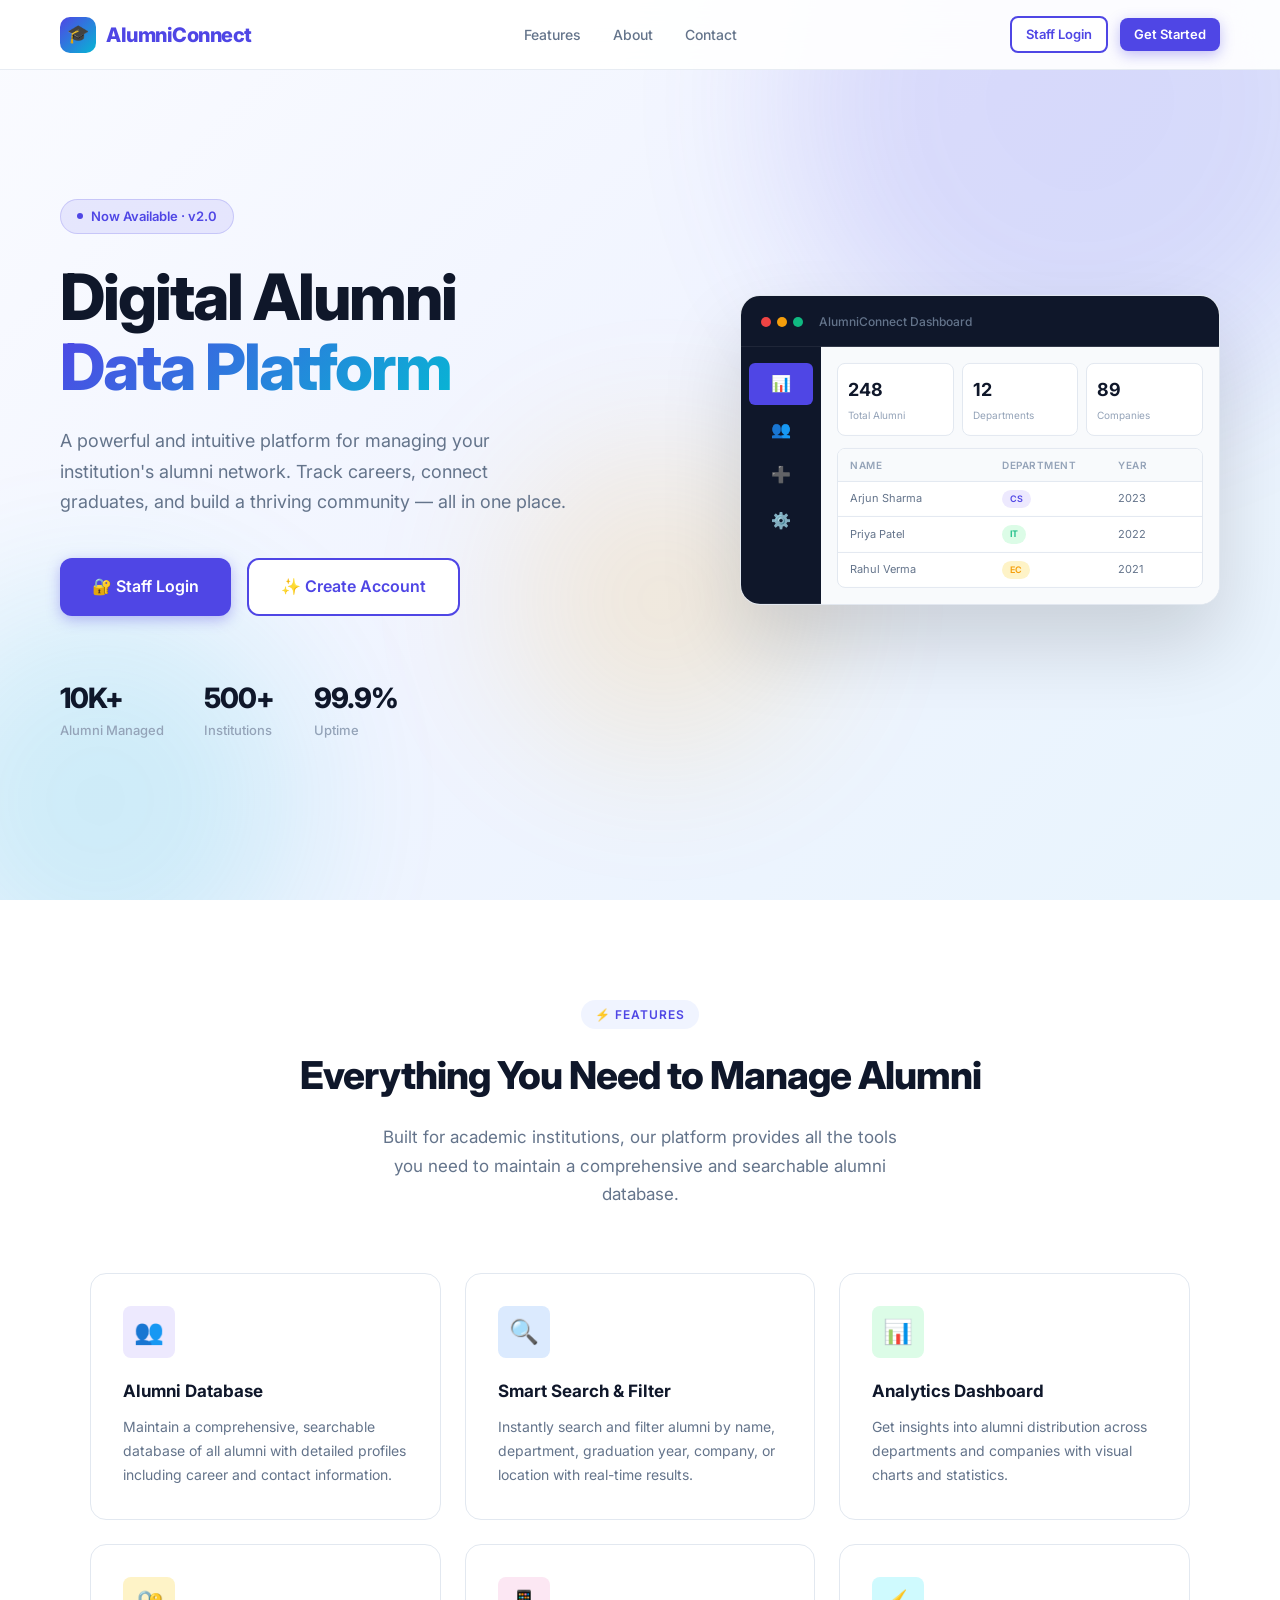
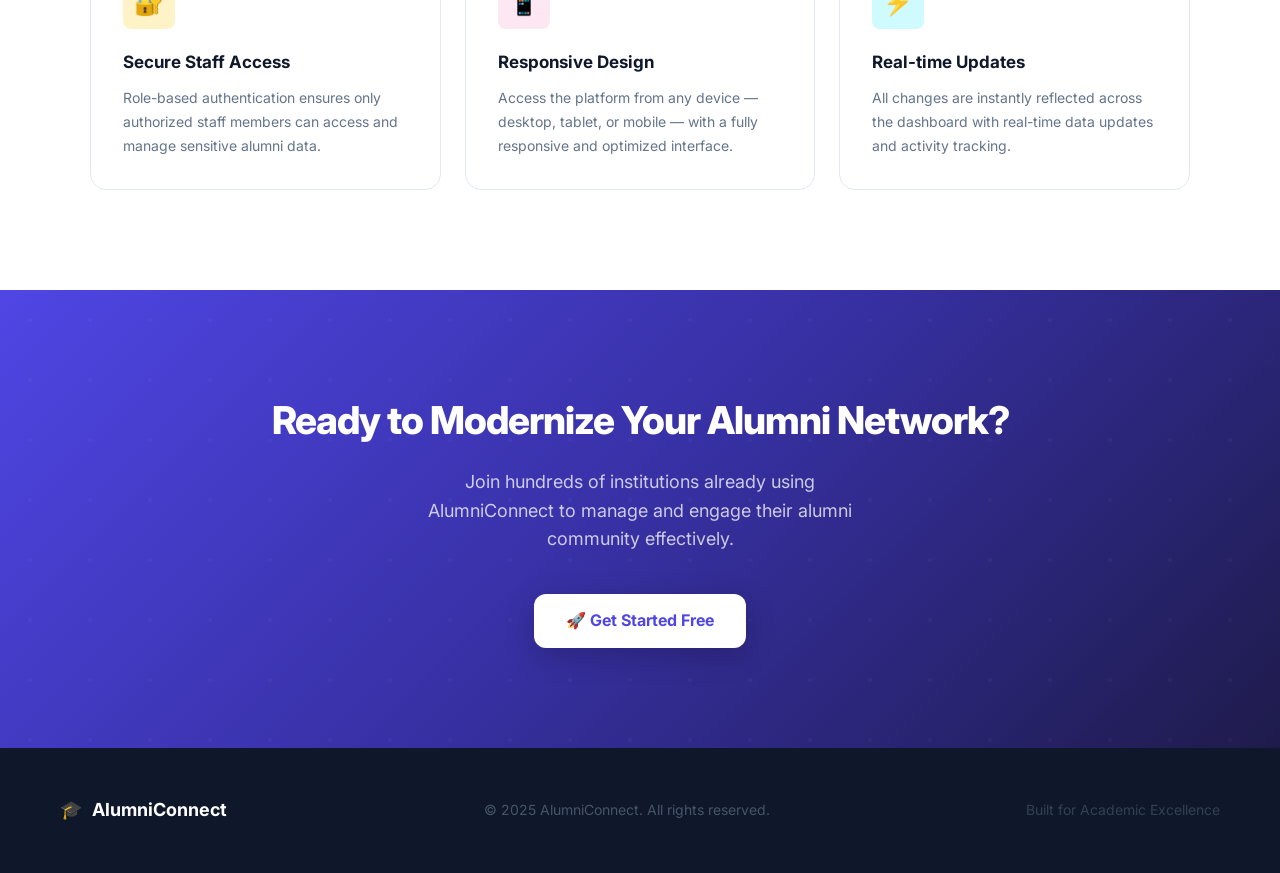
<file: index.html>
<!DOCTYPE html>
<html lang="en">
<head>
  <meta charset="UTF-8" />
  <meta name="viewport" content="width=device-width, initial-scale=1.0" />
  <title>AlumniConnect – Digital Alumni Data Platform</title>
  <link rel="stylesheet" href="style.css" />
  <link href="https://fonts.googleapis.com/css2?family=Inter:wght@400;500;600;700;800&display=swap" rel="stylesheet" />
</head>
<body class="landing-body" data-page="landing">

  <!-- TOAST -->
  <div class="toast-container"></div>

  <!-- NAVBAR -->
  <nav class="navbar" id="navbar">
    <a href="index.html" class="nav-logo">
      <div class="logo-icon">🎓</div>
      AlumniConnect
    </a>
    <ul class="nav-links">
      <li><a href="#features">Features</a></li>
      <li><a href="#about">About</a></li>
      <li><a href="#contact">Contact</a></li>
    </ul>
    <div class="nav-actions">
      <a href="login.html" class="btn btn-secondary btn-sm">Staff Login</a>
      <a href="signup.html" class="btn btn-primary btn-sm">Get Started</a>
    </div>
  </nav>

  <!-- HERO -->
  <section class="hero" id="home">
    <div class="hero-bg-shapes">
      <div class="shape shape-1"></div>
      <div class="shape shape-2"></div>
      <div class="shape shape-3"></div>
    </div>
    <div class="hero-content">
      <div class="hero-badge">
        <span class="dot"></span>
        Now Available · v2.0
      </div>
      <h1 class="hero-title">
        Digital Alumni<br />
        <span class="gradient-text">Data Platform</span>
      </h1>
      <p class="hero-desc">
        A powerful and intuitive platform for managing your institution's alumni network. 
        Track careers, connect graduates, and build a thriving community — all in one place.
      </p>
      <div class="hero-actions">
        <a href="login.html" class="btn btn-primary btn-lg">
          🔐 Staff Login
        </a>
        <a href="signup.html" class="btn btn-secondary btn-lg">
          ✨ Create Account
        </a>
      </div>
      <div class="hero-stats">
        <div class="stat-item">
          <span class="stat-number">10K+</span>
          <span class="stat-label">Alumni Managed</span>
        </div>
        <div class="stat-item">
          <span class="stat-number">500+</span>
          <span class="stat-label">Institutions</span>
        </div>
        <div class="stat-item">
          <span class="stat-number">99.9%</span>
          <span class="stat-label">Uptime</span>
        </div>
      </div>
    </div>

    <!-- Dashboard Preview Mockup -->
    <div class="hero-visual">
      <div class="dashboard-preview">
        <div class="preview-header">
          <div class="preview-dots">
            <div class="preview-dot dot-red"></div>
            <div class="preview-dot dot-yellow"></div>
            <div class="preview-dot dot-green"></div>
          </div>
          <span class="preview-title">AlumniConnect Dashboard</span>
        </div>
        <div class="preview-body">
          <div class="preview-sidebar">
            <div class="preview-nav-item active">📊</div>
            <div class="preview-nav-item">👥</div>
            <div class="preview-nav-item">➕</div>
            <div class="preview-nav-item">⚙️</div>
          </div>
          <div class="preview-main">
            <div class="preview-cards">
              <div class="preview-card">
                <div class="preview-card-num">248</div>
                <div class="preview-card-label">Total Alumni</div>
              </div>
              <div class="preview-card">
                <div class="preview-card-num">12</div>
                <div class="preview-card-label">Departments</div>
              </div>
              <div class="preview-card">
                <div class="preview-card-num">89</div>
                <div class="preview-card-label">Companies</div>
              </div>
            </div>
            <div class="preview-table">
              <div class="preview-table-header">
                <div class="preview-col-head">Name</div>
                <div class="preview-col-head">Department</div>
                <div class="preview-col-head">Year</div>
              </div>
              <div class="preview-row">
                <div class="preview-cell">Arjun Sharma</div>
                <div class="preview-cell"><span class="preview-badge badge-blue">CS</span></div>
                <div class="preview-cell">2023</div>
              </div>
              <div class="preview-row">
                <div class="preview-cell">Priya Patel</div>
                <div class="preview-cell"><span class="preview-badge badge-green">IT</span></div>
                <div class="preview-cell">2022</div>
              </div>
              <div class="preview-row">
                <div class="preview-cell">Rahul Verma</div>
                <div class="preview-cell"><span class="preview-badge badge-orange">EC</span></div>
                <div class="preview-cell">2021</div>
              </div>
            </div>
          </div>
        </div>
      </div>
    </div>
  </section>

  <!-- FEATURES -->
  <section class="features" id="features">
    <div class="section-header">
      <div class="section-tag">⚡ Features</div>
      <h2 class="section-title">Everything You Need to Manage Alumni</h2>
      <p class="section-desc">
        Built for academic institutions, our platform provides all the tools you need 
        to maintain a comprehensive and searchable alumni database.
      </p>
    </div>
    <div class="features-grid">
      <div class="feature-card">
        <div class="feature-icon icon-purple">👥</div>
        <h3 class="feature-title">Alumni Database</h3>
        <p class="feature-desc">Maintain a comprehensive, searchable database of all alumni with detailed profiles including career and contact information.</p>
      </div>
      <div class="feature-card">
        <div class="feature-icon icon-blue">🔍</div>
        <h3 class="feature-title">Smart Search & Filter</h3>
        <p class="feature-desc">Instantly search and filter alumni by name, department, graduation year, company, or location with real-time results.</p>
      </div>
      <div class="feature-card">
        <div class="feature-icon icon-green">📊</div>
        <h3 class="feature-title">Analytics Dashboard</h3>
        <p class="feature-desc">Get insights into alumni distribution across departments and companies with visual charts and statistics.</p>
      </div>
      <div class="feature-card">
        <div class="feature-icon icon-orange">🔐</div>
        <h3 class="feature-title">Secure Staff Access</h3>
        <p class="feature-desc">Role-based authentication ensures only authorized staff members can access and manage sensitive alumni data.</p>
      </div>
      <div class="feature-card">
        <div class="feature-icon icon-pink">📱</div>
        <h3 class="feature-title">Responsive Design</h3>
        <p class="feature-desc">Access the platform from any device — desktop, tablet, or mobile — with a fully responsive and optimized interface.</p>
      </div>
      <div class="feature-card">
        <div class="feature-icon icon-cyan">⚡</div>
        <h3 class="feature-title">Real-time Updates</h3>
        <p class="feature-desc">All changes are instantly reflected across the dashboard with real-time data updates and activity tracking.</p>
      </div>
    </div>
  </section>

  <!-- CTA -->
  <section class="cta-section" id="about">
    <div class="cta-content">
      <h2 class="cta-title">Ready to Modernize Your Alumni Network?</h2>
      <p class="cta-desc">
        Join hundreds of institutions already using AlumniConnect to manage 
        and engage their alumni community effectively.
      </p>
      <a href="signup.html" class="btn btn-white btn-lg">
        🚀 Get Started Free
      </a>
    </div>
  </section>

  <!-- FOOTER -->
  <footer class="footer" id="contact">
    <div class="footer-logo">
      <span>🎓</span>
      AlumniConnect
    </div>
    <div class="footer-text">© 2025 AlumniConnect. All rights reserved.</div>
    <div class="footer-text" style="color:#334155;">Built for Academic Excellence</div>
  </footer>

  <script src="script.js"></script>
</body>
</html>
</file>
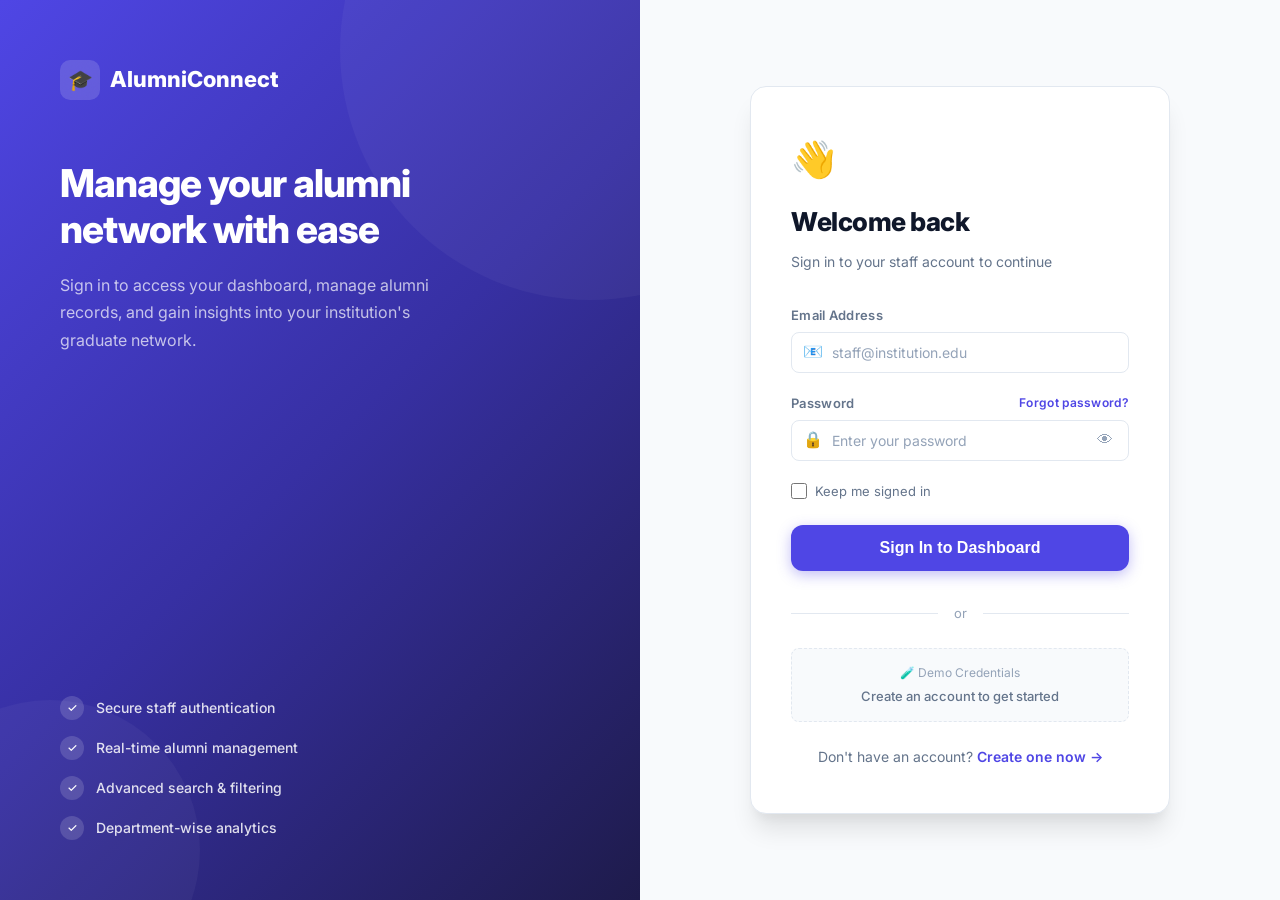
<file: dashboard.html>
<!DOCTYPE html>
<html lang="en">
<head>
  <meta charset="UTF-8" />
  <meta name="viewport" content="width=device-width, initial-scale=1.0" />
  <title>Dashboard – AlumniConnect</title>
  <link rel="stylesheet" href="style.css" />
  <link href="https://fonts.googleapis.com/css2?family=Inter:wght@400;500;600;700;800&display=swap" rel="stylesheet" />
</head>
<body class="dashboard-body" data-page="dashboard">

  <div class="toast-container"></div>
  <div class="sidebar-overlay" id="sidebarOverlay"></div>

  <div class="dashboard-layout">

    <!-- SIDEBAR -->
    <aside class="sidebar" id="sidebar">
      <div class="sidebar-header">
        <div class="sidebar-logo">
          <div class="logo-icon">🎓</div>
          AlumniConnect
        </div>
      </div>

      <nav class="sidebar-nav">
        <div class="nav-section-label">Main Menu</div>

        <button class="sidebar-nav-item active" data-section="overview">
          <span class="nav-icon">📊</span>
          Overview
        </button>

        <button class="sidebar-nav-item" data-section="add">
          <span class="nav-icon">➕</span>
          Add Alumni
        </button>

        <button class="sidebar-nav-item" data-section="alumni">
          <span class="nav-icon">👥</span>
          Alumni Records
          <span class="nav-badge" id="alumniCountBadge">0</span>
        </button>

        <div class="nav-section-label">System</div>

        <button class="sidebar-nav-item" id="logoutBtn">
          <span class="nav-icon">🚪</span>
          Logout
        </button>
      </nav>

      <div class="sidebar-footer">
        <div class="sidebar-user">
          <div class="user-avatar" id="userAvatar">ST</div>
          <div class="user-info">
            <div class="user-name" id="userName">Staff Member</div>
            <div class="user-role" id="userEmail">staff@alumni.edu</div>
          </div>
        </div>
      </div>
    </aside>

    <!-- MAIN CONTENT -->
    <div class="main-content">

      <!-- TOPBAR -->
      <header class="topbar">
        <div class="topbar-left">
          <button class="hamburger" id="hamburger">☰</button>
          <div>
            <div class="topbar-title" id="pageTitle">Dashboard Overview</div>
            <div class="topbar-subtitle" id="pageSubtitle">Welcome back! Here's what's happening.</div>
          </div>
        </div>
        <div class="topbar-right">
          <div class="topbar-search">
            <span class="search-icon">🔍</span>
            <input type="text" id="globalSearch" placeholder="Search alumni..." />
          </div>
          <button class="topbar-btn" title="Notifications">
            🔔
            <span class="notification-dot"></span>
          </button>
          <div class="user-avatar" style="width:38px;height:38px;font-size:13px;cursor:pointer;" id="topbarUser">ST</div>
        </div>
      </header>

      <!-- PAGE CONTENT -->
      <div class="page-content">

        <!-- STATS GRID -->
        <div class="stats-grid">
          <div class="stat-card">
            <div class="stat-card-info">
              <div class="stat-card-label">Total Alumni</div>
              <div class="stat-card-value" id="statTotal">0</div>
              <div class="stat-card-change change-up">↑ All time</div>
            </div>
            <div class="stat-card-icon icon-bg-purple">👥</div>
          </div>
          <div class="stat-card">
            <div class="stat-card-info">
              <div class="stat-card-label">Departments</div>
              <div class="stat-card-value" id="statDepts">0</div>
              <div class="stat-card-change change-up">↑ Active</div>
            </div>
            <div class="stat-card-icon icon-bg-blue">🏛️</div>
          </div>
          <div class="stat-card">
            <div class="stat-card-info">
              <div class="stat-card-label">Companies</div>
              <div class="stat-card-value" id="statCompanies">0</div>
              <div class="stat-card-change change-up">↑ Unique</div>
            </div>
            <div class="stat-card-icon icon-bg-green">🏢</div>
          </div>
          <div class="stat-card">
            <div class="stat-card-info">
              <div class="stat-card-label">Added This Year</div>
              <div class="stat-card-value" id="statRecent">0</div>
              <div class="stat-card-change change-up">↑ 2025</div>
            </div>
            <div class="stat-card-icon icon-bg-orange">📅</div>
          </div>
        </div>

        <!-- OVERVIEW SECTION -->
        <div class="dashboard-section active-section" id="section-overview">
          <div class="section-header-bar">
            <h2><span>📊</span> Department Statistics & Recent Activity</h2>
            <button class="btn btn-primary btn-sm" onclick="navigateTo('add')">+ Add Alumni</button>
          </div>
          <div class="section-body">
            <div class="overview-grid">
              <!-- Dept Chart -->
              <div>
                <div style="margin-bottom:20px;">
                  <h3 style="font-size:14px;font-weight:700;color:var(--text-primary);margin-bottom:4px;">Alumni by Department</h3>
                  <p style="font-size:13px;color:var(--text-muted);">Distribution across all departments</p>
                </div>
                <div class="dept-chart-bars" id="deptChart">
                  <div class="empty-state">
                    <div class="empty-icon">📊</div>
                    <div class="empty-title">No data yet</div>
                    <div class="empty-desc">Add alumni to see department statistics</div>
                  </div>
                </div>
              </div>

              <!-- Activity Log -->
              <div>
                <div style="margin-bottom:20px;">
                  <h3 style="font-size:14px;font-weight:700;color:var(--text-primary);margin-bottom:4px;">Recent Activity</h3>
                  <p style="font-size:13px;color:var(--text-muted);">Latest system actions</p>
                </div>
                <div class="activity-list" id="activityLog">
                  <div style="text-align:center;padding:30px;color:var(--text-muted);font-size:14px;">No recent activity</div>
                </div>
              </div>
            </div>
          </div>
        </div>

        <!-- ADD ALUMNI SECTION -->
        <div class="dashboard-section" id="section-add">
          <div class="section-header-bar">
            <h2><span>➕</span> Add New Alumni</h2>
            <button class="btn btn-sm" style="background:var(--bg);border:1.5px solid var(--border);color:var(--text-secondary);" onclick="navigateTo('alumni')">
              👥 View All Records
            </button>
          </div>
          <div class="section-body">
            <form id="addAlumniForm" novalidate>
              <div class="form-grid">

                <div class="form-group">
                  <label class="form-label" for="alumName">Full Name *</label>
                  <input type="text" id="alumName" class="form-control" placeholder="e.g. Rahul Sharma" required />
                </div>

                <div class="form-group">
                  <label class="form-label" for="alumEmail">Email Address *</label>
                  <input type="email" id="alumEmail" class="form-control" placeholder="e.g. rahul@gmail.com" required />
                </div>

                <div class="form-group">
                  <label class="form-label" for="alumPhone">Phone Number *</label>
                  <input type="tel" id="alumPhone" class="form-control" placeholder="e.g. +91 98765 43210" required />
                </div>

                <div class="form-group">
                  <label class="form-label" for="alumDept">Department *</label>
                  <select id="alumDept" class="form-control" required>
                    <option value="">Select Department</option>
                    <option value="Computer Science">Computer Science</option>
                    <option value="Information Technology">Information Technology</option>
                    <option value="Electronics">Electronics</option>
                    <option value="Mechanical">Mechanical</option>
                    <option value="Civil">Civil</option>
                    <option value="Electrical">Electrical</option>
                    <option value="Chemical">Chemical</option>
                    <option value="Biotechnology">Biotechnology</option>
                    <option value="Mathematics">Mathematics</option>
                    <option value="Physics">Physics</option>
                    <option value="MBA">MBA</option>
                    <option value="Other">Other</option>
                  </select>
                </div>

                <div class="form-group">
                  <label class="form-label" for="alumYear">Passout Year *</label>
                  <select id="alumYear" class="form-control" required>
                    <option value="">Select Year</option>
                    <option value="2025">2025</option>
                    <option value="2024">2024</option>
                    <option value="2023">2023</option>
                    <option value="2022">2022</option>
                    <option value="2021">2021</option>
                    <option value="2020">2020</option>
                    <option value="2019">2019</option>
                    <option value="2018">2018</option>
                    <option value="2017">2017</option>
                    <option value="2016">2016</option>
                    <option value="2015">2015</option>
                    <option value="2014">2014</option>
                    <option value="2013">2013</option>
                    <option value="2012">2012</option>
                    <option value="2011">2011</option>
                    <option value="2010">2010</option>
                  </select>
                </div>

                <div class="form-group">
                  <label class="form-label" for="alumCompany">Current Company *</label>
                  <input type="text" id="alumCompany" class="form-control" placeholder="e.g. Google, Infosys, TCS" required />
                </div>

                <div class="form-group full-width">
                  <label class="form-label" for="alumLocation">Current Location *</label>
                  <input type="text" id="alumLocation" class="form-control" placeholder="e.g. Bangalore, Mumbai, Hyderabad" required />
                </div>

              </div>

              <div style="display:flex;gap:12px;margin-top:8px;flex-wrap:wrap;">
                <button type="submit" class="btn btn-success btn-lg">
                  ✅ Add Alumni Record
                </button>
                <button type="reset" class="btn btn-lg" style="background:var(--bg);border:1.5px solid var(--border);color:var(--text-secondary);">
                  🔄 Reset Form
                </button>
              </div>
            </form>
          </div>
        </div>

        <!-- ALUMNI TABLE SECTION -->
        <div class="dashboard-section" id="section-alumni">
          <div class="section-header-bar">
            <h2><span>👥</span> Alumni Records</h2>
            <button class="btn btn-primary btn-sm" onclick="navigateTo('add')">+ Add New</button>
          </div>
          <div class="section-body">
            <div class="table-controls">
              <div class="search-box">
                <span class="search-icon">🔍</span>
                <input
                  type="text"
                  id="tableSearch"
                  placeholder="Search by name, email, company..."
                />
              </div>
              <div class="table-filters">
                <select class="filter-select" id="deptFilter">
                  <option value="">All Departments</option>
                  <option value="Computer Science">Computer Science</option>
                  <option value="Information Technology">Information Technology</option>
                  <option value="Electronics">Electronics</option>
                  <option value="Mechanical">Mechanical</option>
                  <option value="Civil">Civil</option>
                  <option value="Electrical">Electrical</option>
                  <option value="Chemical">Chemical</option>
                  <option value="Biotechnology">Biotechnology</option>
                  <option value="Mathematics">Mathematics</option>
                  <option value="Physics">Physics</option>
                  <option value="MBA">MBA</option>
                  <option value="Other">Other</option>
                </select>
                <select class="filter-select" id="yearFilter">
                  <option value="">All Years</option>
                  <option value="2025">2025</option>
                  <option value="2024">2024</option>
                  <option value="2023">2023</option>
                  <option value="2022">2022</option>
                  <option value="2021">2021</option>
                  <option value="2020">2020</option>
                  <option value="2019">2019</option>
                  <option value="2018">2018</option>
                  <option value="2017">2017</option>
                  <option value="2016">2016</option>
                  <option value="2015">2015</option>
                  <option value="2014">2014</option>
                </select>
              </div>
            </div>

            <div class="table-wrapper">
              <table class="alumni-table">
                <thead>
                  <tr>
                    <th>Alumni</th>
                    <th>Phone</th>
                    <th>Department</th>
                    <th>Pass Year</th>
                    <th>Company</th>
                    <th>Location</th>
                    <th>Action</th>
                  </tr>
                </thead>
                <tbody id="alumniTableBody">
                </tbody>
              </table>

              <div id="emptyState" class="empty-state" style="display:none;">
                <div class="empty-icon">👥</div>
                <div class="empty-title">No alumni records found</div>
                <div class="empty-desc">
                  Try adjusting your search or filters, or
                  <button onclick="navigateTo('add')" style="background:none;border:none;color:var(--primary);font-weight:600;cursor:pointer;font-size:14px;">add a new alumni record</button>
                </div>
              </div>
            </div>
          </div>

          <div class="table-info">
            <span id="tableInfo">No records found</span>
            <span style="color:var(--text-muted);">AlumniConnect · v2.0</span>
          </div>
        </div>

      </div>
      <!-- END PAGE CONTENT -->

    </div>
    <!-- END MAIN CONTENT -->

  </div>
  <!-- END DASHBOARD LAYOUT -->

  <script src="script.js"></script>
</body>
</html>
</file>
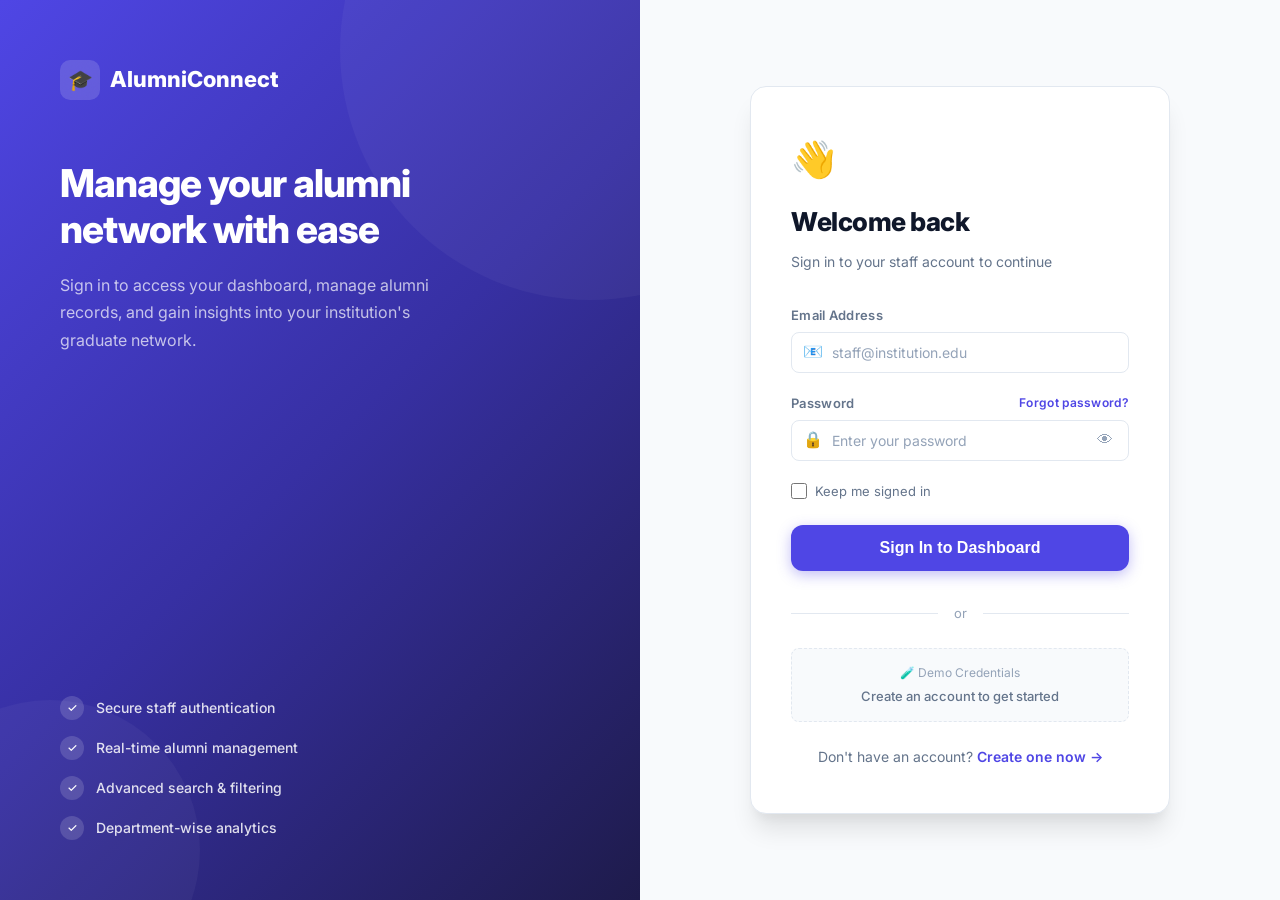
<file: login.html>
<!DOCTYPE html>
<html lang="en">
<head>
  <meta charset="UTF-8" />
  <meta name="viewport" content="width=device-width, initial-scale=1.0" />
  <title>Staff Login – AlumniConnect</title>
  <link rel="stylesheet" href="style.css" />
  <link href="https://fonts.googleapis.com/css2?family=Inter:wght@400;500;600;700;800&display=swap" rel="stylesheet" />
</head>
<body class="auth-body" data-page="login">

  <div class="toast-container"></div>

  <!-- LEFT PANEL -->
  <div class="auth-left">
    <div class="auth-brand">
      <a href="index.html" class="logo">
        <div class="logo-icon">🎓</div>
        AlumniConnect
      </a>
      <h2 class="auth-headline">
        Manage your alumni<br />network with ease
      </h2>
      <p class="auth-sub">
        Sign in to access your dashboard, manage alumni records, 
        and gain insights into your institution's graduate network.
      </p>
    </div>
    <div class="auth-features">
      <div class="auth-feature-item">
        <div class="check">✓</div>
        Secure staff authentication
      </div>
      <div class="auth-feature-item">
        <div class="check">✓</div>
        Real-time alumni management
      </div>
      <div class="auth-feature-item">
        <div class="check">✓</div>
        Advanced search & filtering
      </div>
      <div class="auth-feature-item">
        <div class="check">✓</div>
        Department-wise analytics
      </div>
    </div>
  </div>

  <!-- RIGHT PANEL -->
  <div class="auth-right">
    <div class="auth-card">
      <div class="auth-card-header">
        <div style="font-size:36px;margin-bottom:12px;">👋</div>
        <h1 class="auth-card-title">Welcome back</h1>
        <p class="auth-card-subtitle">Sign in to your staff account to continue</p>
      </div>

      <form id="loginForm" novalidate>
        <div class="form-group">
          <label class="form-label" for="loginEmail">Email Address</label>
          <div class="input-group">
            <span class="input-icon">📧</span>
            <input
              type="email"
              id="loginEmail"
              class="form-control"
              placeholder="staff@institution.edu"
              autocomplete="email"
              required
            />
          </div>
          <div class="error-text" id="emailError"></div>
        </div>

        <div class="form-group">
          <label class="form-label" for="loginPassword">
            Password
            <a href="#" style="float:right;color:var(--primary);font-weight:600;font-size:12px;">Forgot password?</a>
          </label>
          <div class="input-group" style="position:relative;">
            <span class="input-icon">🔒</span>
            <input
              type="password"
              id="loginPassword"
              class="form-control"
              placeholder="Enter your password"
              autocomplete="current-password"
              required
            />
            <button type="button" class="password-toggle" data-target="loginPassword">👁</button>
          </div>
          <div class="error-text" id="passwordError"></div>
        </div>

        <div style="display:flex;align-items:center;gap:8px;margin-bottom:24px;">
          <input type="checkbox" id="rememberMe" style="width:16px;height:16px;accent-color:var(--primary);cursor:pointer;" />
          <label for="rememberMe" style="font-size:13px;color:var(--text-secondary);cursor:pointer;">
            Keep me signed in
          </label>
        </div>

        <button type="submit" class="btn btn-primary w-full btn-lg" style="margin-bottom:8px;">
          Sign In to Dashboard
        </button>
      </form>

      <div class="auth-divider">or</div>

      <div style="background:var(--bg);border-radius:var(--radius-sm);padding:14px;text-align:center;margin-bottom:8px;border:1.5px dashed var(--border);">
        <p style="font-size:12px;color:var(--text-muted);margin-bottom:4px;">🧪 Demo Credentials</p>
        <p style="font-size:13px;color:var(--text-secondary);font-weight:500;">Create an account to get started</p>
      </div>

      <div class="auth-link">
        Don't have an account?
        <a href="signup.html">Create one now →</a>
      </div>
    </div>
  </div>

  <script src="script.js"></script>
</body>
</html>
</file>
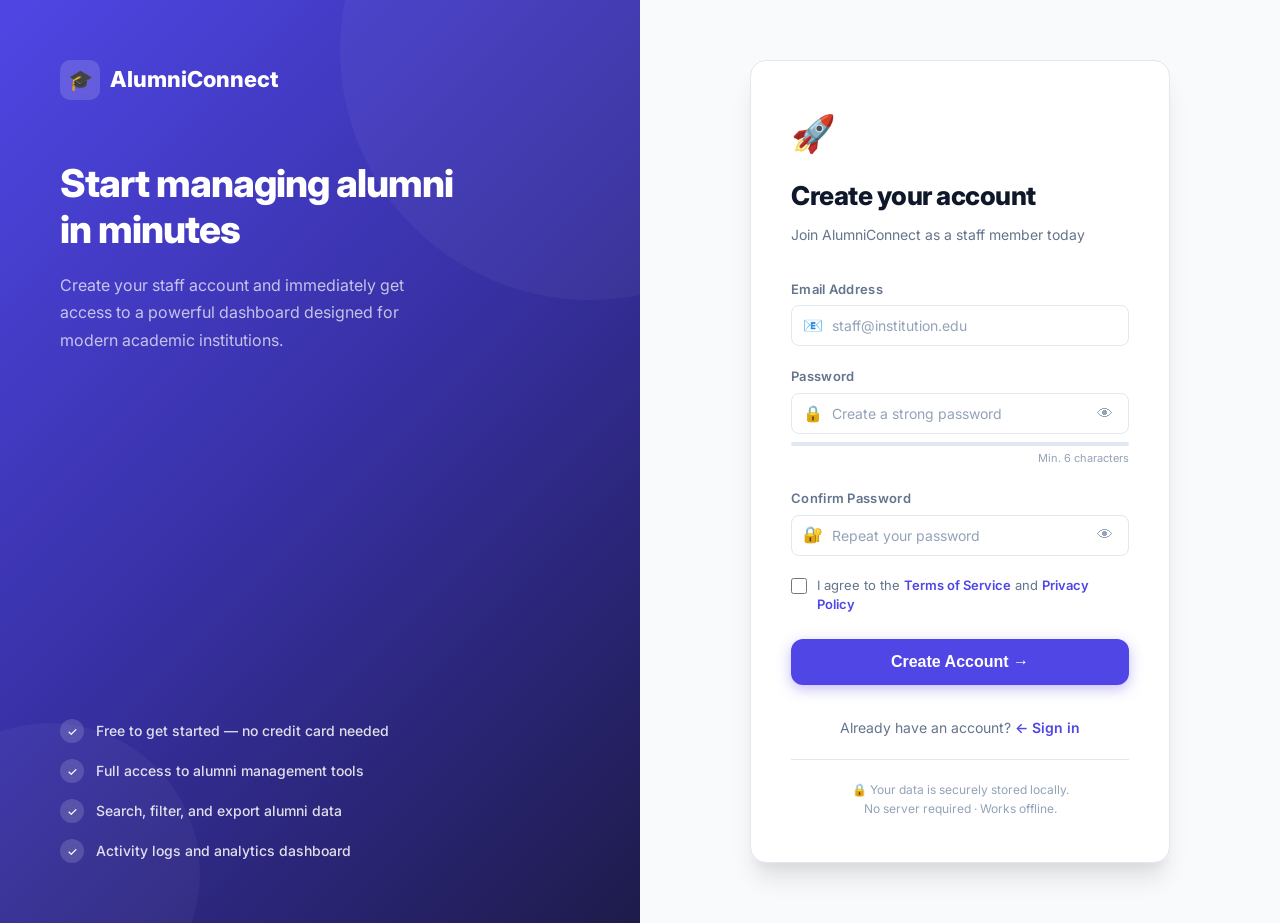
<file: signup.html>
<!DOCTYPE html>
<html lang="en">
<head>
  <meta charset="UTF-8" />
  <meta name="viewport" content="width=device-width, initial-scale=1.0" />
  <title>Create Account – AlumniConnect</title>
  <link rel="stylesheet" href="style.css" />
  <link href="https://fonts.googleapis.com/css2?family=Inter:wght@400;500;600;700;800&display=swap" rel="stylesheet" />
</head>
<body class="auth-body" data-page="signup">

  <div class="toast-container"></div>

  <!-- LEFT PANEL -->
  <div class="auth-left">
    <div class="auth-brand">
      <a href="index.html" class="logo">
        <div class="logo-icon">🎓</div>
        AlumniConnect
      </a>
      <h2 class="auth-headline">
        Start managing alumni<br />in minutes
      </h2>
      <p class="auth-sub">
        Create your staff account and immediately get access to a powerful 
        dashboard designed for modern academic institutions.
      </p>
    </div>
    <div class="auth-features">
      <div class="auth-feature-item">
        <div class="check">✓</div>
        Free to get started — no credit card needed
      </div>
      <div class="auth-feature-item">
        <div class="check">✓</div>
        Full access to alumni management tools
      </div>
      <div class="auth-feature-item">
        <div class="check">✓</div>
        Search, filter, and export alumni data
      </div>
      <div class="auth-feature-item">
        <div class="check">✓</div>
        Activity logs and analytics dashboard
      </div>
    </div>
  </div>

  <!-- RIGHT PANEL -->
  <div class="auth-right">
    <div class="auth-card">
      <div class="auth-card-header">
        <div style="font-size:36px;margin-bottom:12px;">🚀</div>
        <h1 class="auth-card-title">Create your account</h1>
        <p class="auth-card-subtitle">Join AlumniConnect as a staff member today</p>
      </div>

      <form id="signupForm" novalidate>
        <div class="form-group">
          <label class="form-label" for="signupEmail">Email Address</label>
          <div class="input-group">
            <span class="input-icon">📧</span>
            <input
              type="email"
              id="signupEmail"
              class="form-control"
              placeholder="staff@institution.edu"
              autocomplete="email"
              required
            />
          </div>
          <div class="error-text" id="emailError"></div>
        </div>

        <div class="form-group">
          <label class="form-label" for="signupPassword">Password</label>
          <div class="input-group" style="position:relative;">
            <span class="input-icon">🔒</span>
            <input
              type="password"
              id="signupPassword"
              class="form-control"
              placeholder="Create a strong password"
              autocomplete="new-password"
              required
            />
            <button type="button" class="password-toggle" data-target="signupPassword">👁</button>
          </div>
          <div class="error-text" id="passwordError"></div>

          <!-- Password Strength -->
          <div style="margin-top:8px;">
            <div style="height:4px;background:var(--border);border-radius:100px;overflow:hidden;">
              <div id="strengthMeter" style="height:100%;width:0%;border-radius:100px;transition:all 0.3s ease;"></div>
            </div>
            <div style="display:flex;justify-content:space-between;align-items:center;margin-top:4px;">
              <span id="strengthLabel" style="font-size:11px;font-weight:600;transition:color 0.3s;"></span>
              <span style="font-size:11px;color:var(--text-muted);">Min. 6 characters</span>
            </div>
          </div>
        </div>

        <div class="form-group">
          <label class="form-label" for="signupConfirm">Confirm Password</label>
          <div class="input-group" style="position:relative;">
            <span class="input-icon">🔐</span>
            <input
              type="password"
              id="signupConfirm"
              class="form-control"
              placeholder="Repeat your password"
              autocomplete="new-password"
              required
            />
            <button type="button" class="password-toggle" data-target="signupConfirm">👁</button>
          </div>
          <div class="error-text" id="confirmError"></div>
        </div>

        <div style="display:flex;align-items:flex-start;gap:10px;margin-bottom:24px;">
          <input type="checkbox" id="agreeTerms" style="width:16px;height:16px;margin-top:2px;accent-color:var(--primary);cursor:pointer;" required />
          <label for="agreeTerms" style="font-size:13px;color:var(--text-secondary);cursor:pointer;line-height:1.5;">
            I agree to the <a href="#" style="color:var(--primary);font-weight:600;">Terms of Service</a> and <a href="#" style="color:var(--primary);font-weight:600;">Privacy Policy</a>
          </label>
        </div>

        <button type="submit" class="btn btn-primary w-full btn-lg" style="margin-bottom:8px;">
          Create Account →
        </button>
      </form>

      <div class="auth-link">
        Already have an account?
        <a href="login.html">← Sign in</a>
      </div>

      <div style="text-align:center;margin-top:20px;padding-top:20px;border-top:1px solid var(--border);">
        <p style="font-size:12px;color:var(--text-muted);">
          🔒 Your data is securely stored locally.<br />
          No server required · Works offline.
        </p>
      </div>
    </div>
  </div>

  <script src="script.js"></script>
</body>
</html>
</file>
<file: style.css>
/* ===== GLOBAL STYLES ===== */
* {
  margin: 0;
  padding: 0;
  box-sizing: border-box;
}

:root {
  --primary: #4f46e5;
  --primary-dark: #3730a3;
  --primary-light: #818cf8;
  --secondary: #06b6d4;
  --accent: #f59e0b;
  --success: #10b981;
  --danger: #ef4444;
  --warning: #f59e0b;
  --bg: #f8fafc;
  --bg-card: #ffffff;
  --text-primary: #0f172a;
  --text-secondary: #64748b;
  --text-muted: #94a3b8;
  --border: #e2e8f0;
  --border-focus: #4f46e5;
  --sidebar-bg: #0f172a;
  --sidebar-text: #94a3b8;
  --sidebar-active: #4f46e5;
  --shadow-sm: 0 1px 2px rgba(0,0,0,0.05);
  --shadow: 0 4px 6px -1px rgba(0,0,0,0.07), 0 2px 4px -1px rgba(0,0,0,0.04);
  --shadow-md: 0 10px 15px -3px rgba(0,0,0,0.08), 0 4px 6px -2px rgba(0,0,0,0.04);
  --shadow-lg: 0 20px 25px -5px rgba(0,0,0,0.1), 0 10px 10px -5px rgba(0,0,0,0.04);
  --radius: 12px;
  --radius-sm: 8px;
  --radius-lg: 16px;
  --transition: all 0.2s ease;
}

body {
  font-family: 'Inter', -apple-system, BlinkMacSystemFont, 'Segoe UI', sans-serif;
  background-color: var(--bg);
  color: var(--text-primary);
  line-height: 1.6;
  -webkit-font-smoothing: antialiased;
}

a {
  text-decoration: none;
  color: inherit;
}

img { max-width: 100%; }

/* ===== SCROLLBAR ===== */
::-webkit-scrollbar { width: 6px; height: 6px; }
::-webkit-scrollbar-track { background: #f1f5f9; }
::-webkit-scrollbar-thumb { background: #cbd5e1; border-radius: 10px; }
::-webkit-scrollbar-thumb:hover { background: #94a3b8; }

/* ===== UTILITY ===== */
.hidden { display: none !important; }
.flex { display: flex; }
.items-center { align-items: center; }
.justify-between { justify-content: space-between; }
.gap-2 { gap: 8px; }
.gap-3 { gap: 12px; }
.gap-4 { gap: 16px; }
.w-full { width: 100%; }
.text-center { text-align: center; }
.font-semibold { font-weight: 600; }
.font-bold { font-weight: 700; }

/* ===== BUTTONS ===== */
.btn {
  display: inline-flex;
  align-items: center;
  justify-content: center;
  gap: 8px;
  padding: 10px 20px;
  border-radius: var(--radius-sm);
  font-size: 14px;
  font-weight: 600;
  cursor: pointer;
  transition: var(--transition);
  border: none;
  outline: none;
  white-space: nowrap;
}

.btn-primary {
  background: var(--primary);
  color: #fff;
  box-shadow: 0 4px 14px rgba(79,70,229,0.35);
}
.btn-primary:hover {
  background: var(--primary-dark);
  box-shadow: 0 6px 20px rgba(79,70,229,0.45);
  transform: translateY(-1px);
}

.btn-secondary {
  background: #fff;
  color: var(--primary);
  border: 2px solid var(--primary);
}
.btn-secondary:hover {
  background: var(--primary);
  color: #fff;
  transform: translateY(-1px);
}

.btn-danger {
  background: #fef2f2;
  color: var(--danger);
  border: 1px solid #fecaca;
  padding: 6px 12px;
  font-size: 12px;
}
.btn-danger:hover {
  background: var(--danger);
  color: #fff;
  border-color: var(--danger);
}

.btn-success {
  background: var(--success);
  color: #fff;
  box-shadow: 0 4px 14px rgba(16,185,129,0.3);
}
.btn-success:hover {
  background: #059669;
  transform: translateY(-1px);
}

.btn-lg {
  padding: 14px 32px;
  font-size: 16px;
  border-radius: var(--radius);
}

.btn-sm {
  padding: 6px 14px;
  font-size: 13px;
}

.btn:disabled {
  opacity: 0.6;
  cursor: not-allowed;
  transform: none !important;
}

/* ===== FORM STYLES ===== */
.form-group {
  margin-bottom: 20px;
}

.form-label {
  display: block;
  font-size: 13px;
  font-weight: 600;
  color: var(--text-secondary);
  margin-bottom: 6px;
  letter-spacing: 0.3px;
}

.form-control {
  width: 100%;
  padding: 11px 14px;
  border: 1.5px solid var(--border);
  border-radius: var(--radius-sm);
  font-size: 14px;
  color: var(--text-primary);
  background: #fff;
  transition: var(--transition);
  outline: none;
  font-family: inherit;
}

.form-control:focus {
  border-color: var(--primary);
  box-shadow: 0 0 0 3px rgba(79,70,229,0.1);
}

.form-control::placeholder {
  color: var(--text-muted);
}

select.form-control {
  cursor: pointer;
  appearance: none;
  background-image: url("data:image/svg+xml,%3Csvg xmlns='http://www.w3.org/2000/svg' width='12' height='12' viewBox='0 0 12 12'%3E%3Cpath fill='%2364748b' d='M6 8L1 3h10z'/%3E%3C/svg%3E");
  background-repeat: no-repeat;
  background-position: right 14px center;
  padding-right: 36px;
}

/* ===== TOAST NOTIFICATION ===== */
.toast-container {
  position: fixed;
  top: 24px;
  right: 24px;
  z-index: 9999;
  display: flex;
  flex-direction: column;
  gap: 10px;
}

.toast {
  display: flex;
  align-items: center;
  gap: 12px;
  padding: 14px 18px;
  border-radius: var(--radius-sm);
  background: #fff;
  box-shadow: var(--shadow-lg);
  font-size: 14px;
  font-weight: 500;
  min-width: 280px;
  max-width: 380px;
  border-left: 4px solid transparent;
  animation: slideIn 0.3s ease;
  color: var(--text-primary);
}

.toast.success { border-left-color: var(--success); }
.toast.error { border-left-color: var(--danger); }
.toast.info { border-left-color: var(--primary); }

.toast-icon {
  width: 20px;
  height: 20px;
  border-radius: 50%;
  display: flex;
  align-items: center;
  justify-content: center;
  font-size: 11px;
  flex-shrink: 0;
}

.toast.success .toast-icon { background: #dcfce7; color: var(--success); }
.toast.error .toast-icon { background: #fee2e2; color: var(--danger); }
.toast.info .toast-icon { background: #ede9fe; color: var(--primary); }

@keyframes slideIn {
  from { transform: translateX(110%); opacity: 0; }
  to { transform: translateX(0); opacity: 1; }
}

@keyframes slideOut {
  from { transform: translateX(0); opacity: 1; }
  to { transform: translateX(110%); opacity: 0; }
}

/* ===========================
   LANDING PAGE
=========================== */
.landing-body {
  background: #fff;
  overflow-x: hidden;
}

/* NAVBAR */
.navbar {
  position: fixed;
  top: 0;
  left: 0;
  right: 0;
  z-index: 100;
  display: flex;
  align-items: center;
  justify-content: space-between;
  padding: 0 60px;
  height: 70px;
  background: rgba(255,255,255,0.92);
  backdrop-filter: blur(20px);
  border-bottom: 1px solid rgba(226,232,240,0.8);
  transition: var(--transition);
}

.navbar.scrolled {
  box-shadow: var(--shadow-md);
}

.nav-logo {
  display: flex;
  align-items: center;
  gap: 10px;
  font-size: 20px;
  font-weight: 800;
  color: var(--primary);
  letter-spacing: -0.5px;
}

.nav-logo .logo-icon {
  width: 36px;
  height: 36px;
  background: linear-gradient(135deg, var(--primary), var(--secondary));
  border-radius: 10px;
  display: flex;
  align-items: center;
  justify-content: center;
  color: #fff;
  font-size: 18px;
}

.nav-links {
  display: flex;
  align-items: center;
  gap: 32px;
  list-style: none;
}

.nav-links a {
  font-size: 14px;
  font-weight: 500;
  color: var(--text-secondary);
  transition: var(--transition);
}

.nav-links a:hover { color: var(--primary); }

.nav-actions {
  display: flex;
  align-items: center;
  gap: 12px;
}

/* HERO */
.hero {
  min-height: 100vh;
  display: flex;
  align-items: center;
  position: relative;
  overflow: hidden;
  background: linear-gradient(135deg, #fafbff 0%, #f0f4ff 50%, #e8f4fd 100%);
  padding: 120px 60px 80px;
}

.hero-bg-shapes {
  position: absolute;
  inset: 0;
  overflow: hidden;
  pointer-events: none;
}

.shape {
  position: absolute;
  border-radius: 50%;
  filter: blur(80px);
  opacity: 0.15;
}

.shape-1 {
  width: 600px; height: 600px;
  background: var(--primary);
  top: -200px; right: -100px;
}

.shape-2 {
  width: 400px; height: 400px;
  background: var(--secondary);
  bottom: -100px; left: -100px;
}

.shape-3 {
  width: 300px; height: 300px;
  background: var(--accent);
  top: 50%; left: 40%;
}

.hero-content {
  max-width: 640px;
  position: relative;
  z-index: 2;
}

.hero-badge {
  display: inline-flex;
  align-items: center;
  gap: 8px;
  background: rgba(79,70,229,0.1);
  color: var(--primary);
  border: 1px solid rgba(79,70,229,0.2);
  padding: 6px 16px;
  border-radius: 100px;
  font-size: 13px;
  font-weight: 600;
  margin-bottom: 28px;
}

.hero-badge .dot {
  width: 6px; height: 6px;
  background: var(--primary);
  border-radius: 50%;
  animation: pulse 2s infinite;
}

@keyframes pulse {
  0%, 100% { opacity: 1; transform: scale(1); }
  50% { opacity: 0.5; transform: scale(1.3); }
}

.hero-title {
  font-size: clamp(40px, 5vw, 64px);
  font-weight: 800;
  line-height: 1.1;
  letter-spacing: -2px;
  color: var(--text-primary);
  margin-bottom: 24px;
}

.hero-title .gradient-text {
  background: linear-gradient(135deg, var(--primary) 0%, var(--secondary) 100%);
  -webkit-background-clip: text;
  -webkit-text-fill-color: transparent;
  background-clip: text;
}

.hero-desc {
  font-size: 18px;
  color: var(--text-secondary);
  line-height: 1.7;
  margin-bottom: 40px;
  max-width: 520px;
}

.hero-actions {
  display: flex;
  gap: 16px;
  flex-wrap: wrap;
  margin-bottom: 60px;
}

.hero-stats {
  display: flex;
  gap: 40px;
  flex-wrap: wrap;
}

.stat-item {
  display: flex;
  flex-direction: column;
}

.stat-number {
  font-size: 28px;
  font-weight: 800;
  color: var(--text-primary);
  letter-spacing: -1px;
}

.stat-label {
  font-size: 13px;
  color: var(--text-muted);
  font-weight: 500;
}

.hero-visual {
  position: absolute;
  right: 60px;
  top: 50%;
  transform: translateY(-50%);
  width: 480px;
  z-index: 2;
}

.dashboard-preview {
  background: #fff;
  border-radius: 20px;
  box-shadow: 0 40px 80px rgba(0,0,0,0.15);
  overflow: hidden;
  border: 1px solid var(--border);
}

.preview-header {
  background: var(--sidebar-bg);
  padding: 16px 20px;
  display: flex;
  align-items: center;
  gap: 8px;
}

.preview-dot {
  width: 10px; height: 10px;
  border-radius: 50%;
}

.preview-dots { display: flex; gap: 6px; }
.dot-red { background: #ef4444; }
.dot-yellow { background: #f59e0b; }
.dot-green { background: #10b981; }

.preview-title {
  color: #64748b;
  font-size: 12px;
  margin-left: 8px;
  font-weight: 500;
}

.preview-body {
  display: flex;
}

.preview-sidebar {
  width: 80px;
  background: var(--sidebar-bg);
  padding: 16px 8px;
  display: flex;
  flex-direction: column;
  gap: 4px;
}

.preview-nav-item {
  padding: 8px;
  border-radius: 6px;
  display: flex;
  justify-content: center;
  font-size: 16px;
  cursor: pointer;
  transition: var(--transition);
}

.preview-nav-item.active { background: var(--primary); }
.preview-nav-item:not(.active):hover { background: rgba(255,255,255,0.05); }

.preview-main {
  flex: 1;
  padding: 16px;
  background: var(--bg);
}

.preview-cards {
  display: grid;
  grid-template-columns: repeat(3, 1fr);
  gap: 8px;
  margin-bottom: 12px;
}

.preview-card {
  background: #fff;
  border-radius: 8px;
  padding: 12px 10px;
  border: 1px solid var(--border);
}

.preview-card-num {
  font-size: 18px;
  font-weight: 700;
  color: var(--text-primary);
}

.preview-card-label {
  font-size: 10px;
  color: var(--text-muted);
  margin-top: 2px;
}

.preview-table {
  background: #fff;
  border-radius: 8px;
  border: 1px solid var(--border);
  overflow: hidden;
}

.preview-table-header {
  display: grid;
  grid-template-columns: 2fr 1.5fr 1fr;
  gap: 8px;
  padding: 8px 12px;
  background: var(--bg);
  border-bottom: 1px solid var(--border);
}

.preview-col-head {
  font-size: 10px;
  font-weight: 600;
  color: var(--text-muted);
  text-transform: uppercase;
  letter-spacing: 0.5px;
}

.preview-row {
  display: grid;
  grid-template-columns: 2fr 1.5fr 1fr;
  gap: 8px;
  padding: 8px 12px;
  border-bottom: 1px solid var(--border);
  align-items: center;
}

.preview-row:last-child { border-bottom: none; }

.preview-cell {
  font-size: 11px;
  color: var(--text-secondary);
}

.preview-badge {
  display: inline-block;
  padding: 2px 8px;
  border-radius: 100px;
  font-size: 9px;
  font-weight: 600;
}

.badge-blue { background: #ede9fe; color: var(--primary); }
.badge-green { background: #dcfce7; color: var(--success); }
.badge-orange { background: #fef3c7; color: var(--accent); }

/* FEATURES SECTION */
.features {
  padding: 100px 60px;
  background: #fff;
}

.section-header {
  text-align: center;
  margin-bottom: 64px;
}

.section-tag {
  display: inline-flex;
  align-items: center;
  gap: 6px;
  background: #f0f4ff;
  color: var(--primary);
  padding: 5px 14px;
  border-radius: 100px;
  font-size: 12px;
  font-weight: 600;
  text-transform: uppercase;
  letter-spacing: 1px;
  margin-bottom: 16px;
}

.section-title {
  font-size: clamp(28px, 3vw, 42px);
  font-weight: 800;
  letter-spacing: -1px;
  color: var(--text-primary);
  margin-bottom: 16px;
}

.section-desc {
  font-size: 17px;
  color: var(--text-secondary);
  max-width: 540px;
  margin: 0 auto;
  line-height: 1.7;
}

.features-grid {
  display: grid;
  grid-template-columns: repeat(3, 1fr);
  gap: 24px;
  max-width: 1100px;
  margin: 0 auto;
}

.feature-card {
  padding: 32px;
  border-radius: var(--radius-lg);
  border: 1.5px solid var(--border);
  background: #fff;
  transition: var(--transition);
  position: relative;
  overflow: hidden;
}

.feature-card::before {
  content: '';
  position: absolute;
  top: 0; left: 0; right: 0;
  height: 3px;
  background: linear-gradient(135deg, var(--primary), var(--secondary));
  opacity: 0;
  transition: var(--transition);
}

.feature-card:hover {
  transform: translateY(-4px);
  box-shadow: var(--shadow-lg);
  border-color: rgba(79,70,229,0.2);
}

.feature-card:hover::before { opacity: 1; }

.feature-icon {
  width: 52px; height: 52px;
  border-radius: var(--radius-sm);
  display: flex;
  align-items: center;
  justify-content: center;
  font-size: 24px;
  margin-bottom: 20px;
}

.icon-purple { background: #ede9fe; }
.icon-blue { background: #dbeafe; }
.icon-green { background: #dcfce7; }
.icon-orange { background: #fef3c7; }
.icon-pink { background: #fce7f3; }
.icon-cyan { background: #cffafe; }

.feature-title {
  font-size: 17px;
  font-weight: 700;
  color: var(--text-primary);
  margin-bottom: 10px;
}

.feature-desc {
  font-size: 14px;
  color: var(--text-secondary);
  line-height: 1.7;
}

/* CTA SECTION */
.cta-section {
  padding: 100px 60px;
  background: linear-gradient(135deg, var(--primary) 0%, #3730a3 50%, #1e1b4b 100%);
  text-align: center;
  position: relative;
  overflow: hidden;
}

.cta-section::before {
  content: '';
  position: absolute;
  inset: 0;
  background: url("data:image/svg+xml,%3Csvg width='60' height='60' viewBox='0 0 60 60' xmlns='http://www.w3.org/2000/svg'%3E%3Cg fill='none' fill-rule='evenodd'%3E%3Cg fill='%23ffffff' fill-opacity='0.03'%3E%3Ccircle cx='30' cy='30' r='2'/%3E%3C/g%3E%3C/g%3E%3C/svg%3E");
}

.cta-content { position: relative; z-index: 1; }

.cta-title {
  font-size: clamp(28px, 3vw, 46px);
  font-weight: 800;
  color: #fff;
  letter-spacing: -1px;
  margin-bottom: 16px;
}

.cta-desc {
  font-size: 18px;
  color: rgba(255,255,255,0.75);
  margin-bottom: 40px;
  max-width: 480px;
  margin-left: auto;
  margin-right: auto;
}

.btn-white {
  background: #fff;
  color: var(--primary);
  font-weight: 700;
  box-shadow: 0 8px 30px rgba(0,0,0,0.2);
}

.btn-white:hover {
  background: #f8fafc;
  transform: translateY(-2px);
  box-shadow: 0 12px 40px rgba(0,0,0,0.25);
}

/* FOOTER */
.footer {
  padding: 48px 60px;
  background: var(--sidebar-bg);
  color: var(--sidebar-text);
  display: flex;
  align-items: center;
  justify-content: space-between;
  flex-wrap: wrap;
  gap: 16px;
}

.footer-logo {
  display: flex;
  align-items: center;
  gap: 10px;
  font-size: 18px;
  font-weight: 700;
  color: #fff;
}

.footer-text {
  font-size: 14px;
  color: #475569;
}

/* ===========================
   AUTH PAGES
=========================== */
.auth-body {
  min-height: 100vh;
  display: grid;
  grid-template-columns: 1fr 1fr;
  background: #fff;
}

.auth-left {
  background: linear-gradient(135deg, var(--primary) 0%, #3730a3 50%, #1e1b4b 100%);
  padding: 60px;
  display: flex;
  flex-direction: column;
  justify-content: space-between;
  position: relative;
  overflow: hidden;
}

.auth-left::before {
  content: '';
  position: absolute;
  width: 500px; height: 500px;
  background: rgba(255,255,255,0.04);
  border-radius: 50%;
  top: -200px; right: -200px;
}

.auth-left::after {
  content: '';
  position: absolute;
  width: 300px; height: 300px;
  background: rgba(255,255,255,0.04);
  border-radius: 50%;
  bottom: -100px; left: -100px;
}

.auth-brand {
  position: relative;
  z-index: 1;
}

.auth-brand .logo {
  display: flex;
  align-items: center;
  gap: 10px;
  color: #fff;
  font-size: 22px;
  font-weight: 800;
  margin-bottom: 60px;
}

.auth-brand .logo-icon {
  width: 40px; height: 40px;
  background: rgba(255,255,255,0.15);
  border-radius: 10px;
  display: flex;
  align-items: center;
  justify-content: center;
  font-size: 20px;
  backdrop-filter: blur(10px);
}

.auth-headline {
  color: #fff;
  font-size: clamp(28px, 3vw, 40px);
  font-weight: 800;
  letter-spacing: -1px;
  line-height: 1.2;
  margin-bottom: 20px;
}

.auth-sub {
  color: rgba(255,255,255,0.7);
  font-size: 16px;
  line-height: 1.7;
  max-width: 380px;
}

.auth-features {
  display: flex;
  flex-direction: column;
  gap: 16px;
  position: relative;
  z-index: 1;
}

.auth-feature-item {
  display: flex;
  align-items: center;
  gap: 12px;
  color: rgba(255,255,255,0.85);
  font-size: 14px;
  font-weight: 500;
}

.auth-feature-item .check {
  width: 24px; height: 24px;
  background: rgba(255,255,255,0.15);
  border-radius: 50%;
  display: flex;
  align-items: center;
  justify-content: center;
  font-size: 12px;
  flex-shrink: 0;
  color: #fff;
}

/* AUTH RIGHT */
.auth-right {
  display: flex;
  align-items: center;
  justify-content: center;
  padding: 60px 40px;
  background: var(--bg);
}

.auth-card {
  width: 100%;
  max-width: 420px;
  background: #fff;
  border-radius: var(--radius-lg);
  padding: 44px 40px;
  box-shadow: var(--shadow-lg);
  border: 1px solid var(--border);
}

.auth-card-header {
  margin-bottom: 32px;
}

.auth-card-title {
  font-size: 26px;
  font-weight: 800;
  color: var(--text-primary);
  letter-spacing: -0.5px;
  margin-bottom: 8px;
}

.auth-card-subtitle {
  font-size: 14px;
  color: var(--text-secondary);
}

.auth-divider {
  display: flex;
  align-items: center;
  gap: 16px;
  margin: 24px 0;
  color: var(--text-muted);
  font-size: 13px;
}

.auth-divider::before,
.auth-divider::after {
  content: '';
  flex: 1;
  height: 1px;
  background: var(--border);
}

.auth-link {
  text-align: center;
  margin-top: 24px;
  font-size: 14px;
  color: var(--text-secondary);
}

.auth-link a {
  color: var(--primary);
  font-weight: 600;
  transition: var(--transition);
}

.auth-link a:hover { color: var(--primary-dark); text-decoration: underline; }

.input-group {
  position: relative;
}

.input-icon {
  position: absolute;
  left: 12px;
  top: 50%;
  transform: translateY(-50%);
  color: var(--text-muted);
  font-size: 16px;
  pointer-events: none;
}

.input-group .form-control {
  padding-left: 40px;
}

.password-toggle {
  position: absolute;
  right: 12px;
  top: 50%;
  transform: translateY(-50%);
  background: none;
  border: none;
  cursor: pointer;
  color: var(--text-muted);
  font-size: 16px;
  transition: var(--transition);
  padding: 4px;
}

.password-toggle:hover { color: var(--text-primary); }

.error-text {
  font-size: 12px;
  color: var(--danger);
  margin-top: 5px;
  display: none;
}

.error-text.show { display: block; }

/* ===========================
   DASHBOARD PAGE
=========================== */
.dashboard-body {
  background: var(--bg);
  min-height: 100vh;
}

.dashboard-layout {
  display: flex;
  min-height: 100vh;
}

/* SIDEBAR */
.sidebar {
  width: 260px;
  min-height: 100vh;
  background: var(--sidebar-bg);
  display: flex;
  flex-direction: column;
  position: fixed;
  top: 0; left: 0; bottom: 0;
  z-index: 50;
  transition: var(--transition);
}

.sidebar-header {
  padding: 24px 20px;
  border-bottom: 1px solid rgba(255,255,255,0.05);
}

.sidebar-logo {
  display: flex;
  align-items: center;
  gap: 10px;
  color: #fff;
  font-size: 18px;
  font-weight: 800;
}

.sidebar-logo .logo-icon {
  width: 36px; height: 36px;
  background: linear-gradient(135deg, var(--primary), var(--secondary));
  border-radius: 8px;
  display: flex;
  align-items: center;
  justify-content: center;
  font-size: 18px;
}

.sidebar-nav {
  flex: 1;
  padding: 20px 12px;
  overflow-y: auto;
}

.nav-section-label {
  font-size: 10px;
  font-weight: 700;
  text-transform: uppercase;
  letter-spacing: 1.5px;
  color: #475569;
  padding: 0 12px;
  margin-bottom: 8px;
  margin-top: 20px;
}

.nav-section-label:first-child { margin-top: 0; }

.sidebar-nav-item {
  display: flex;
  align-items: center;
  gap: 10px;
  padding: 10px 14px;
  border-radius: var(--radius-sm);
  color: var(--sidebar-text);
  font-size: 14px;
  font-weight: 500;
  cursor: pointer;
  transition: var(--transition);
  margin-bottom: 2px;
  border: none;
  background: none;
  width: 100%;
  text-align: left;
}

.sidebar-nav-item:hover {
  background: rgba(255,255,255,0.06);
  color: #fff;
}

.sidebar-nav-item.active {
  background: var(--primary);
  color: #fff;
  box-shadow: 0 4px 14px rgba(79,70,229,0.3);
}

.sidebar-nav-item .nav-icon {
  font-size: 18px;
  width: 22px;
  text-align: center;
}

.sidebar-nav-item .nav-badge {
  margin-left: auto;
  background: var(--primary);
  color: #fff;
  font-size: 10px;
  font-weight: 700;
  padding: 2px 7px;
  border-radius: 100px;
}

.sidebar-nav-item.active .nav-badge {
  background: rgba(255,255,255,0.2);
}

.sidebar-footer {
  padding: 16px 12px;
  border-top: 1px solid rgba(255,255,255,0.05);
}

.sidebar-user {
  display: flex;
  align-items: center;
  gap: 12px;
  padding: 10px 12px;
  border-radius: var(--radius-sm);
  cursor: pointer;
  transition: var(--transition);
}

.sidebar-user:hover { background: rgba(255,255,255,0.05); }

.user-avatar {
  width: 36px; height: 36px;
  border-radius: 50%;
  background: linear-gradient(135deg, var(--primary), var(--secondary));
  display: flex;
  align-items: center;
  justify-content: center;
  color: #fff;
  font-size: 14px;
  font-weight: 700;
  flex-shrink: 0;
}

.user-info { flex: 1; overflow: hidden; }

.user-name {
  font-size: 13px;
  font-weight: 600;
  color: #fff;
  white-space: nowrap;
  overflow: hidden;
  text-overflow: ellipsis;
}

.user-role {
  font-size: 11px;
  color: #475569;
}

/* MAIN CONTENT */
.main-content {
  flex: 1;
  margin-left: 260px;
  display: flex;
  flex-direction: column;
  min-height: 100vh;
}

/* TOP BAR */
.topbar {
  height: 70px;
  background: #fff;
  border-bottom: 1px solid var(--border);
  display: flex;
  align-items: center;
  justify-content: space-between;
  padding: 0 32px;
  position: sticky;
  top: 0;
  z-index: 40;
  box-shadow: var(--shadow-sm);
}

.topbar-left {
  display: flex;
  align-items: center;
  gap: 16px;
}

.topbar-title {
  font-size: 18px;
  font-weight: 700;
  color: var(--text-primary);
}

.topbar-subtitle {
  font-size: 13px;
  color: var(--text-muted);
}

.topbar-right {
  display: flex;
  align-items: center;
  gap: 16px;
}

.topbar-search {
  position: relative;
}

.topbar-search input {
  width: 240px;
  padding: 8px 14px 8px 36px;
  border: 1.5px solid var(--border);
  border-radius: 8px;
  font-size: 14px;
  color: var(--text-primary);
  background: var(--bg);
  transition: var(--transition);
  outline: none;
  font-family: inherit;
}

.topbar-search input:focus {
  border-color: var(--primary);
  box-shadow: 0 0 0 3px rgba(79,70,229,0.1);
  background: #fff;
}

.topbar-search .search-icon {
  position: absolute;
  left: 10px;
  top: 50%;
  transform: translateY(-50%);
  color: var(--text-muted);
  font-size: 15px;
}

.topbar-btn {
  width: 38px; height: 38px;
  border-radius: 8px;
  border: 1.5px solid var(--border);
  background: #fff;
  display: flex;
  align-items: center;
  justify-content: center;
  cursor: pointer;
  transition: var(--transition);
  font-size: 16px;
  color: var(--text-secondary);
  position: relative;
}

.topbar-btn:hover {
  border-color: var(--primary);
  color: var(--primary);
}

.notification-dot {
  position: absolute;
  top: 6px; right: 6px;
  width: 8px; height: 8px;
  background: var(--danger);
  border-radius: 50%;
  border: 2px solid #fff;
}

.hamburger {
  display: none;
  background: none;
  border: none;
  font-size: 22px;
  cursor: pointer;
  color: var(--text-secondary);
  padding: 4px;
}

/* PAGE CONTENT */
.page-content {
  padding: 32px;
  flex: 1;
}

/* STATS CARDS */
.stats-grid {
  display: grid;
  grid-template-columns: repeat(4, 1fr);
  gap: 20px;
  margin-bottom: 28px;
}

.stat-card {
  background: #fff;
  border-radius: var(--radius);
  padding: 24px;
  border: 1px solid var(--border);
  box-shadow: var(--shadow-sm);
  display: flex;
  align-items: flex-start;
  justify-content: space-between;
  transition: var(--transition);
  position: relative;
  overflow: hidden;
}

.stat-card:hover {
  box-shadow: var(--shadow-md);
  transform: translateY(-2px);
}

.stat-card-info {}

.stat-card-label {
  font-size: 12px;
  font-weight: 600;
  text-transform: uppercase;
  letter-spacing: 0.8px;
  color: var(--text-muted);
  margin-bottom: 8px;
}

.stat-card-value {
  font-size: 32px;
  font-weight: 800;
  color: var(--text-primary);
  letter-spacing: -1px;
  line-height: 1;
  margin-bottom: 8px;
}

.stat-card-change {
  font-size: 12px;
  font-weight: 600;
  display: flex;
  align-items: center;
  gap: 4px;
}

.change-up { color: var(--success); }
.change-down { color: var(--danger); }

.stat-card-icon {
  width: 48px; height: 48px;
  border-radius: var(--radius-sm);
  display: flex;
  align-items: center;
  justify-content: center;
  font-size: 22px;
  flex-shrink: 0;
}

.icon-bg-purple { background: #ede9fe; }
.icon-bg-blue { background: #dbeafe; }
.icon-bg-green { background: #dcfce7; }
.icon-bg-orange { background: #fef3c7; }

/* SECTIONS */
.dashboard-section {
  background: #fff;
  border-radius: var(--radius);
  border: 1px solid var(--border);
  box-shadow: var(--shadow-sm);
  margin-bottom: 28px;
  overflow: hidden;
  display: none;
}

.dashboard-section.active-section { display: block; }

.section-header-bar {
  padding: 20px 24px;
  border-bottom: 1px solid var(--border);
  display: flex;
  align-items: center;
  justify-content: space-between;
  flex-wrap: wrap;
  gap: 12px;
}

.section-header-bar h2 {
  font-size: 16px;
  font-weight: 700;
  color: var(--text-primary);
  display: flex;
  align-items: center;
  gap: 8px;
}

.section-header-bar h2 span {
  font-size: 18px;
}

.section-body { padding: 24px; }

/* ADD ALUMNI FORM */
.form-grid {
  display: grid;
  grid-template-columns: repeat(2, 1fr);
  gap: 20px;
}

.form-grid .full-width {
  grid-column: 1 / -1;
}

/* ALUMNI TABLE */
.table-controls {
  display: flex;
  align-items: center;
  justify-content: space-between;
  gap: 16px;
  flex-wrap: wrap;
}

.search-box {
  position: relative;
  flex: 1;
  max-width: 360px;
}

.search-box input {
  width: 100%;
  padding: 10px 14px 10px 38px;
  border: 1.5px solid var(--border);
  border-radius: var(--radius-sm);
  font-size: 14px;
  color: var(--text-primary);
  background: var(--bg);
  transition: var(--transition);
  outline: none;
  font-family: inherit;
}

.search-box input:focus {
  border-color: var(--primary);
  box-shadow: 0 0 0 3px rgba(79,70,229,0.1);
  background: #fff;
}

.search-box .search-icon {
  position: absolute;
  left: 12px;
  top: 50%;
  transform: translateY(-50%);
  color: var(--text-muted);
  font-size: 15px;
}

.table-filters {
  display: flex;
  gap: 10px;
}

.filter-select {
  padding: 8px 32px 8px 12px;
  border: 1.5px solid var(--border);
  border-radius: var(--radius-sm);
  font-size: 13px;
  color: var(--text-secondary);
  background: #fff;
  cursor: pointer;
  outline: none;
  font-family: inherit;
  appearance: none;
  background-image: url("data:image/svg+xml,%3Csvg xmlns='http://www.w3.org/2000/svg' width='12' height='12' viewBox='0 0 12 12'%3E%3Cpath fill='%2364748b' d='M6 8L1 3h10z'/%3E%3C/svg%3E");
  background-repeat: no-repeat;
  background-position: right 10px center;
  transition: var(--transition);
}

.filter-select:focus { border-color: var(--primary); }

/* TABLE */
.table-wrapper {
  overflow-x: auto;
  margin-top: 20px;
}

.alumni-table {
  width: 100%;
  border-collapse: collapse;
  font-size: 14px;
}

.alumni-table thead tr {
  background: var(--bg);
  border-bottom: 2px solid var(--border);
}

.alumni-table th {
  padding: 12px 16px;
  text-align: left;
  font-size: 11px;
  font-weight: 700;
  text-transform: uppercase;
  letter-spacing: 0.8px;
  color: var(--text-muted);
  white-space: nowrap;
}

.alumni-table th:last-child { text-align: center; }

.alumni-table tbody tr {
  border-bottom: 1px solid var(--border);
  transition: var(--transition);
}

.alumni-table tbody tr:last-child { border-bottom: none; }

.alumni-table tbody tr:hover { background: #f8fafc; }

.alumni-table td {
  padding: 14px 16px;
  color: var(--text-secondary);
  vertical-align: middle;
}

.alumni-table td:last-child { text-align: center; }

.alumni-name {
  display: flex;
  align-items: center;
  gap: 10px;
}

.alumni-avatar {
  width: 34px; height: 34px;
  border-radius: 50%;
  background: linear-gradient(135deg, var(--primary), var(--secondary));
  display: flex;
  align-items: center;
  justify-content: center;
  color: #fff;
  font-size: 13px;
  font-weight: 700;
  flex-shrink: 0;
}

.alumni-avatar.av-green { background: linear-gradient(135deg, #10b981, #059669); }
.alumni-avatar.av-orange { background: linear-gradient(135deg, #f59e0b, #d97706); }
.alumni-avatar.av-pink { background: linear-gradient(135deg, #ec4899, #db2777); }
.alumni-avatar.av-cyan { background: linear-gradient(135deg, #06b6d4, #0891b2); }

.alumni-name-text {
  font-weight: 600;
  color: var(--text-primary);
}

.alumni-email {
  font-size: 12px;
  color: var(--text-muted);
}

.dept-badge {
  display: inline-flex;
  align-items: center;
  padding: 3px 10px;
  border-radius: 100px;
  font-size: 11px;
  font-weight: 600;
  white-space: nowrap;
}

.dept-cs { background: #ede9fe; color: #6d28d9; }
.dept-it { background: #dbeafe; color: #1d4ed8; }
.dept-ec { background: #fce7f3; color: #be185d; }
.dept-mech { background: #fef3c7; color: #92400e; }
.dept-civil { background: #dcfce7; color: #065f46; }
.dept-default { background: #f1f5f9; color: #475569; }

.year-text {
  font-weight: 600;
  color: var(--text-primary);
}

.empty-state {
  text-align: center;
  padding: 60px 20px;
}

.empty-icon {
  font-size: 52px;
  margin-bottom: 16px;
  opacity: 0.4;
}

.empty-title {
  font-size: 18px;
  font-weight: 700;
  color: var(--text-primary);
  margin-bottom: 8px;
}

.empty-desc {
  font-size: 14px;
  color: var(--text-muted);
}

/* TABLE INFO */
.table-info {
  display: flex;
  align-items: center;
  justify-content: space-between;
  padding: 12px 24px;
  border-top: 1px solid var(--border);
  background: var(--bg);
  font-size: 13px;
  color: var(--text-muted);
}

/* OVERVIEW SECTION */
.overview-grid {
  display: grid;
  grid-template-columns: 2fr 1fr;
  gap: 24px;
}

.dept-chart-bars {
  display: flex;
  flex-direction: column;
  gap: 14px;
}

.chart-bar-item {
  display: flex;
  align-items: center;
  gap: 12px;
}

.chart-bar-label {
  font-size: 13px;
  font-weight: 500;
  color: var(--text-secondary);
  width: 80px;
  flex-shrink: 0;
}

.chart-bar-track {
  flex: 1;
  height: 8px;
  background: var(--border);
  border-radius: 100px;
  overflow: hidden;
}

.chart-bar-fill {
  height: 100%;
  border-radius: 100px;
  background: linear-gradient(90deg, var(--primary), var(--secondary));
  transition: width 0.8s ease;
}

.chart-bar-count {
  font-size: 13px;
  font-weight: 700;
  color: var(--text-primary);
  width: 24px;
  text-align: right;
}

.activity-list {
  display: flex;
  flex-direction: column;
  gap: 0;
}

.activity-item {
  display: flex;
  align-items: flex-start;
  gap: 12px;
  padding: 14px 0;
  border-bottom: 1px solid var(--border);
}

.activity-item:last-child { border-bottom: none; }

.activity-dot {
  width: 8px; height: 8px;
  border-radius: 50%;
  background: var(--primary);
  margin-top: 5px;
  flex-shrink: 0;
}

.activity-content {}

.activity-text {
  font-size: 13px;
  color: var(--text-secondary);
  line-height: 1.5;
}

.activity-text strong { color: var(--text-primary); }

.activity-time {
  font-size: 11px;
  color: var(--text-muted);
  margin-top: 2px;
}

/* SIDEBAR OVERLAY */
.sidebar-overlay {
  display: none;
  position: fixed;
  inset: 0;
  background: rgba(0,0,0,0.5);
  z-index: 49;
}

/* ===========================
   RESPONSIVE
=========================== */
@media (max-width: 1200px) {
  .hero-visual { display: none; }
  .features-grid { grid-template-columns: repeat(2, 1fr); }
  .stats-grid { grid-template-columns: repeat(2, 1fr); }
  .overview-grid { grid-template-columns: 1fr; }
}

@media (max-width: 1024px) {
  .auth-left { display: none; }
  .auth-body { grid-template-columns: 1fr; }
  .auth-right { padding: 40px 24px; min-height: 100vh; }
}

@media (max-width: 900px) {
  .sidebar {
    transform: translateX(-100%);
  }
  .sidebar.open {
    transform: translateX(0);
  }
  .sidebar-overlay.show { display: block; }
  .main-content { margin-left: 0; }
  .hamburger { display: block; }
  .topbar-search { display: none; }
}

@media (max-width: 768px) {
  .navbar { padding: 0 24px; }
  .nav-links { display: none; }
  .hero { padding: 100px 24px 60px; }
  .features { padding: 60px 24px; }
  .features-grid { grid-template-columns: 1fr; }
  .cta-section { padding: 60px 24px; }
  .footer { padding: 32px 24px; flex-direction: column; text-align: center; }
  .hero-stats { gap: 24px; }
  .stats-grid { grid-template-columns: 1fr 1fr; }
  .page-content { padding: 20px; }
  .form-grid { grid-template-columns: 1fr; }
  .table-controls { flex-direction: column; align-items: stretch; }
  .search-box { max-width: 100%; }
}

@media (max-width: 480px) {
  .hero-actions { flex-direction: column; }
  .hero-actions .btn { width: 100%; }
  .stats-grid { grid-template-columns: 1fr; }
  .auth-card { padding: 32px 24px; }
}
</file>
